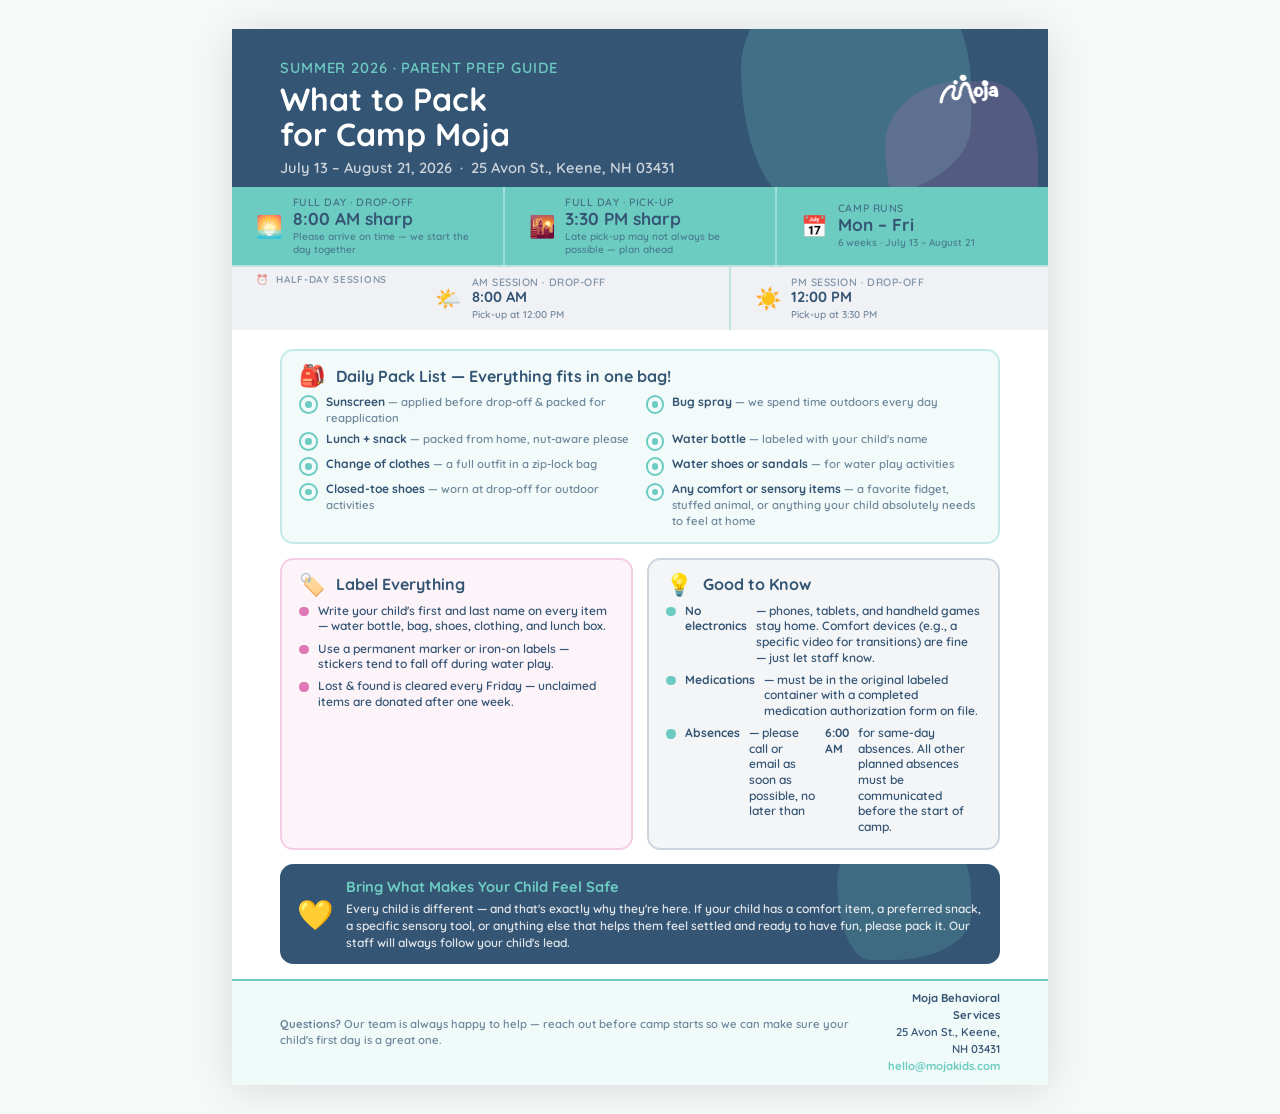
<file: camp-prep-onepager.html>
<!DOCTYPE html>
<html lang="en">
<head>
  <meta charset="UTF-8" />
  <meta name="viewport" content="width=device-width, initial-scale=1.0" />
  <title>Camp Moja 2026 — Parent Prep Guide</title>
  <link rel="preconnect" href="https://fonts.googleapis.com" />
  <link rel="preconnect" href="https://fonts.gstatic.com" crossorigin />
  <link href="https://fonts.googleapis.com/css2?family=Quicksand:wght@500;600;700&display=swap" rel="stylesheet" />
  <style>
    /* ── Reset & base ── */
    *, *::before, *::after { box-sizing: border-box; margin: 0; padding: 0; }

    body {
      font-family: 'Quicksand', 'Trebuchet MS', sans-serif;
      font-weight: 600;
      background: #f5f9f8;
      color: #355574;
      -webkit-print-color-adjust: exact;
      print-color-adjust: exact;
    }

    /* ── Page shell ── */
    .page {
      width: 8.5in;
      height: 11in;
      margin: 0 auto;
      background: #ffffff;
      display: flex;
      flex-direction: column;
      overflow: hidden;
      position: relative;
    }

    /* ── Blob accents ── */
    .blob {
      position: absolute;
      border-radius: 60% 40% 70% 30% / 50% 60% 40% 70%;
      pointer-events: none;
      z-index: 0;
    }

    /* ── Header ── */
    .header {
      background: #355574;
      padding: 0.3in 0.5in 0.25in;
      position: relative;
      overflow: hidden;
    }
    .header .blob-1 {
      width: 2.4in; height: 2.4in;
      background: rgba(109,204,194,0.22);
      top: -0.6in; right: 0.8in;
    }
    .header .blob-2 {
      width: 1.6in; height: 1.6in;
      background: rgba(223,118,182,0.18);
      bottom: -0.5in; right: 0.1in;
    }
    .header-inner {
      position: relative;
      z-index: 1;
      display: flex;
      align-items: flex-start;
      justify-content: space-between;
      gap: 0.2in;
    }
    .header-text {}
    .header-eyebrow {
      font-size: 11pt;
      color: #6dccc2;
      letter-spacing: 0.06em;
      text-transform: uppercase;
      margin-bottom: 4pt;
    }
    .header-title {
      font-size: 24pt;
      font-weight: 700;
      color: #ffffff;
      line-height: 1.1;
      margin-bottom: 4pt;
    }
    .header-sub {
      font-size: 11pt;
      color: rgba(255,255,255,0.75);
      line-height: 1.4;
    }
    .header-logo {
      height: 0.65in;
      object-fit: contain;
      filter: brightness(0) invert(1);
      flex-shrink: 0;
      margin-top: 2pt;
    }

    /* ── Times bar ── */
    .times-section {
      display: flex;
      flex-direction: column;
    }
    .times-bar {
      background: #6dccc2;
      display: flex;
      align-items: stretch;
    }
    .times-bar.half-day {
      background: rgba(53,85,116,0.08);
      border-top: 1.5pt solid rgba(109,204,194,0.4);
    }
    .times-bar.half-day .time-block + .time-block {
      border-left: 2px solid rgba(109,204,194,0.35);
    }
    .times-bar.half-day .time-label { color: rgba(53,85,116,0.6); }
    .times-bar.half-day .time-value { color: #355574; font-size: 11pt; }
    .times-bar.half-day .time-note  { color: #355574; }
    .half-day-heading {
      flex: 0 0 auto;
      padding: 4pt 0.25in 3pt;
      font-size: 7.5pt;
      font-weight: 700;
      text-transform: uppercase;
      letter-spacing: 0.07em;
      color: #355574;
      opacity: 0.55;
      align-self: flex-start;
    }
    .time-block {
      flex: 1;
      padding: 0.1in 0.25in;
      display: flex;
      align-items: center;
      gap: 0.1in;
    }
    .time-block + .time-block {
      border-left: 2px solid rgba(255,255,255,0.35);
    }
    .time-icon {
      font-size: 16pt;
      line-height: 1;
    }
    .time-label {
      font-size: 8pt;
      color: rgba(53,85,116,0.75);
      text-transform: uppercase;
      letter-spacing: 0.05em;
      line-height: 1;
      margin-bottom: 2pt;
    }
    .time-value {
      font-size: 13pt;
      font-weight: 700;
      color: #355574;
      line-height: 1;
    }
    .time-note {
      font-size: 7.5pt;
      color: #355574;
      opacity: 0.65;
      margin-top: 2pt;
    }

    /* ── Body ── */
    .body {
      flex: 1;
      padding: 0.2in 0.5in 0.15in;
      display: grid;
      grid-template-columns: 1fr 1fr;
      gap: 0.15in;
      align-content: start;
    }

    /* ── Section card ── */
    .section {
      border-radius: 10pt;
      padding: 0.14in 0.18in;
      border: 1.5pt solid transparent;
    }
    .section.aqua  { background: rgba(109,204,194,0.09); border-color: rgba(109,204,194,0.35); }
    .section.pink  { background: rgba(223,118,182,0.08); border-color: rgba(223,118,182,0.30); }
    .section.blue  { background: rgba(53,85,116,0.06);   border-color: rgba(53,85,116,0.20); }
    .section.full  { grid-column: 1 / -1; }

    .section-header {
      display: flex;
      align-items: center;
      gap: 7pt;
      margin-bottom: 0.08in;
    }
    .section-icon {
      font-size: 16pt;
      line-height: 1;
    }
    .section-title {
      font-size: 12pt;
      font-weight: 700;
      color: #355574;
    }

    /* ── Pack list ── */
    .pack-list {
      list-style: none;
      display: grid;
      grid-template-columns: 1fr 1fr;
      gap: 4pt 0.12in;
    }
    .pack-list.single-col {
      grid-template-columns: 1fr;
    }
    .pack-item {
      display: flex;
      align-items: flex-start;
      gap: 6pt;
      font-size: 9pt;
      color: #355574;
      line-height: 1.3;
    }
    .pack-item .check {
      width: 14pt;
      height: 14pt;
      border-radius: 50%;
      border: 1.5pt solid #6dccc2;
      flex-shrink: 0;
      margin-top: 1pt;
      display: flex;
      align-items: center;
      justify-content: center;
    }
    .pack-item .check::after {
      content: '';
      display: block;
      width: 5pt;
      height: 5pt;
      border-radius: 50%;
      background: #6dccc2;
    }
    .pack-item strong {
      font-weight: 700;
    }
    .pack-item span {
      opacity: 0.7;
      font-size: 8.5pt;
    }

    /* ── Callout ── */
    .callout {
      background: #355574;
      border-radius: 10pt;
      padding: 0.13in 0.18in;
      color: white;
      grid-column: 1 / -1;
      display: flex;
      align-items: center;
      gap: 0.12in;
      position: relative;
      overflow: hidden;
    }
    .callout .blob-c {
      width: 1.4in; height: 1.4in;
      background: rgba(109,204,194,0.18);
      top: -0.4in; right: 0.3in;
    }
    .callout-icon {
      font-size: 22pt;
      flex-shrink: 0;
      position: relative;
      z-index: 1;
    }
    .callout-text {
      position: relative;
      z-index: 1;
    }
    .callout-title {
      font-size: 11pt;
      font-weight: 700;
      color: #6dccc2;
      margin-bottom: 3pt;
    }
    .callout-body {
      font-size: 9pt;
      color: rgba(255,255,255,0.85);
      line-height: 1.45;
    }

    /* ── Rules list ── */
    .rules-list {
      list-style: none;
      display: flex;
      flex-direction: column;
      gap: 5pt;
    }
    .rule-item {
      display: flex;
      align-items: flex-start;
      gap: 7pt;
      font-size: 9pt;
      color: #355574;
      line-height: 1.3;
    }
    .rule-dot {
      width: 7pt;
      height: 7pt;
      border-radius: 50%;
      flex-shrink: 0;
      margin-top: 3pt;
    }
    .rule-dot.aqua  { background: #6dccc2; }
    .rule-dot.pink  { background: #df76b6; }
    .rule-dot.orange { background: #e66d38; }

    /* ── Footer ── */
    .footer {
      background: #f0faf9;
      border-top: 2pt solid #6dccc2;
      padding: 0.1in 0.5in;
      display: flex;
      align-items: center;
      justify-content: space-between;
      gap: 0.2in;
    }
    .footer-text {
      font-size: 8.5pt;
      color: #355574;
      opacity: 0.7;
      line-height: 1.4;
    }
    .footer-text strong {
      opacity: 1;
      font-weight: 700;
    }
    .footer-contact {
      font-size: 8.5pt;
      color: #355574;
      text-align: right;
      line-height: 1.5;
    }
    .footer-contact a {
      color: #6dccc2;
      text-decoration: none;
      font-weight: 700;
    }

    /* ── Print ── */
    @media print {
      body { background: white; }
      .page {
        width: 100%;
        min-height: auto;
        margin: 0;
        box-shadow: none;
      }
      @page {
        size: letter;
        margin: 0;
      }
    }

    /* ── Screen preview shadow ── */
    @media screen {
      .page {
        box-shadow: 0 4px 40px rgba(0,0,0,0.12);
        margin: 0.3in auto;
      }
    }
  </style>
</head>
<body>
  <div class="page">

    <!-- HEADER -->
    <header class="header">
      <div class="blob blob-1"></div>
      <div class="blob blob-2"></div>
      <div class="header-inner">
        <div class="header-text">
          <p class="header-eyebrow">Summer 2026 · Parent Prep Guide</p>
          <h1 class="header-title">What to Pack<br>for Camp Moja</h1>
          <p class="header-sub">July 13 – August 21, 2026 &nbsp;·&nbsp; 25 Avon St., Keene, NH 03431</p>
        </div>
        <img
          src="[data-uri]"
          alt="Moja Behavioral Services"
          class="header-logo"
        />
      </div>
    </header>

    <!-- TIMES SECTION -->
    <div class="times-section">

      <!-- Full day -->
      <div class="times-bar">
        <div class="time-block">
          <div class="time-icon">🌅</div>
          <div>
            <div class="time-label">Full Day · Drop-off</div>
            <div class="time-value">8:00 AM sharp</div>
            <div class="time-note">Please arrive on time — we start the day together</div>
          </div>
        </div>
        <div class="time-block">
          <div class="time-icon">🌇</div>
          <div>
            <div class="time-label">Full Day · Pick-up</div>
            <div class="time-value">3:30 PM sharp</div>
            <div class="time-note">Late pick-up may not always be possible — plan ahead</div>
          </div>
        </div>
        <div class="time-block">
          <div class="time-icon">📅</div>
          <div>
            <div class="time-label">Camp runs</div>
            <div class="time-value">Mon – Fri</div>
            <div class="time-note">6 weeks · July 13 – August 21</div>
          </div>
        </div>
      </div>

      <!-- Half days -->
      <div class="times-bar half-day">
        <div class="half-day-heading" style="padding-left:0.25in; display:flex; align-items:center; gap:5pt;">
          ⏰&nbsp; Half-Day Sessions
        </div>
        <div class="time-block">
          <div class="time-icon">🌤️</div>
          <div>
            <div class="time-label">AM Session · Drop-off</div>
            <div class="time-value">8:00 AM</div>
            <div class="time-note">Pick-up at 12:00 PM</div>
          </div>
        </div>
        <div class="time-block">
          <div class="time-icon">☀️</div>
          <div>
            <div class="time-label">PM Session · Drop-off</div>
            <div class="time-value">12:00 PM</div>
            <div class="time-note">Pick-up at 3:30 PM</div>
          </div>
        </div>
      </div>

    </div><!-- /times-section -->

    <!-- BODY GRID -->
    <div class="body">

      <!-- PACK LIST -->
      <div class="section aqua full">
        <div class="section-header">
          <span class="section-icon">🎒</span>
          <span class="section-title">Daily Pack List — Everything fits in one bag!</span>
        </div>
        <ul class="pack-list">
          <li class="pack-item">
            <div class="check"></div>
            <div><strong>Sunscreen</strong> <span>— applied before drop-off &amp; packed for reapplication</span></div>
          </li>
          <li class="pack-item">
            <div class="check"></div>
            <div><strong>Bug spray</strong> <span>— we spend time outdoors every day</span></div>
          </li>
          <li class="pack-item">
            <div class="check"></div>
            <div><strong>Lunch + snack</strong> <span>— packed from home, nut-aware please</span></div>
          </li>
          <li class="pack-item">
            <div class="check"></div>
            <div><strong>Water bottle</strong> <span>— labeled with your child's name</span></div>
          </li>
          <li class="pack-item">
            <div class="check"></div>
            <div><strong>Change of clothes</strong> <span>— a full outfit in a zip-lock bag</span></div>
          </li>
          <li class="pack-item">
            <div class="check"></div>
            <div><strong>Water shoes or sandals</strong> <span>— for water play activities</span></div>
          </li>
          <li class="pack-item">
            <div class="check"></div>
            <div><strong>Closed-toe shoes</strong> <span>— worn at drop-off for outdoor activities</span></div>
          </li>
          <li class="pack-item">
            <div class="check"></div>
            <div><strong>Any comfort or sensory items</strong> <span>— a favorite fidget, stuffed animal, or anything your child absolutely needs to feel at home</span></div>
          </li>
        </ul>
      </div>

      <!-- LABEL EVERYTHING -->
      <div class="section pink">
        <div class="section-header">
          <span class="section-icon">🏷️</span>
          <span class="section-title">Label Everything</span>
        </div>
        <ul class="rules-list">
          <li class="rule-item">
            <div class="rule-dot pink"></div>
            Write your child's first and last name on every item — water bottle, bag, shoes, clothing, and lunch box.
          </li>
          <li class="rule-item">
            <div class="rule-dot pink"></div>
            Use a permanent marker or iron-on labels — stickers tend to fall off during water play.
          </li>
          <li class="rule-item">
            <div class="rule-dot pink"></div>
            Lost &amp; found is cleared every Friday — unclaimed items are donated after one week.
          </li>
        </ul>
      </div>

      <!-- GOOD TO KNOW -->
      <div class="section blue">
        <div class="section-header">
          <span class="section-icon">💡</span>
          <span class="section-title">Good to Know</span>
        </div>
        <ul class="rules-list">
          <li class="rule-item">
            <div class="rule-dot aqua"></div>
            <strong>No electronics</strong> — phones, tablets, and handheld games stay home. Comfort devices (e.g., a specific video for transitions) are fine — just let staff know.
          </li>
          <li class="rule-item">
            <div class="rule-dot aqua"></div>
            <strong>Medications</strong> — must be in the original labeled container with a completed medication authorization form on file.
          </li>
          <li class="rule-item">
            <div class="rule-dot aqua"></div>
            <strong>Absences</strong> — please call or email as soon as possible, no later than <strong>6:00 AM</strong> for same-day absences. All other planned absences must be communicated before the start of camp.
          </li>
        </ul>
      </div>

      <!-- CALLOUT -->
      <div class="callout">
        <div class="blob blob-c"></div>
        <div class="callout-icon">💛</div>
        <div class="callout-text">
          <div class="callout-title">Bring What Makes Your Child Feel Safe</div>
          <div class="callout-body">
            Every child is different — and that's exactly why they're here. If your child has a comfort item, a preferred snack, a specific sensory tool, or anything else that helps them feel settled and ready to have fun, please pack it. Our staff will always follow your child's lead.
          </div>
        </div>
      </div>

    </div><!-- /body -->

    <!-- FOOTER -->
    <footer class="footer">
      <div class="footer-text">
        <strong>Questions?</strong> Our team is always happy to help — reach out before camp starts so we can make sure your child's first day is a great one.
      </div>
      <div class="footer-contact">
        <strong>Moja Behavioral Services</strong><br>
        25 Avon St., Keene, NH 03431<br>
        <a href="mailto:hello@mojakids.com">hello@mojakids.com</a>
      </div>
    </footer>

  </div><!-- /page -->
</body>
</html>
</file>
